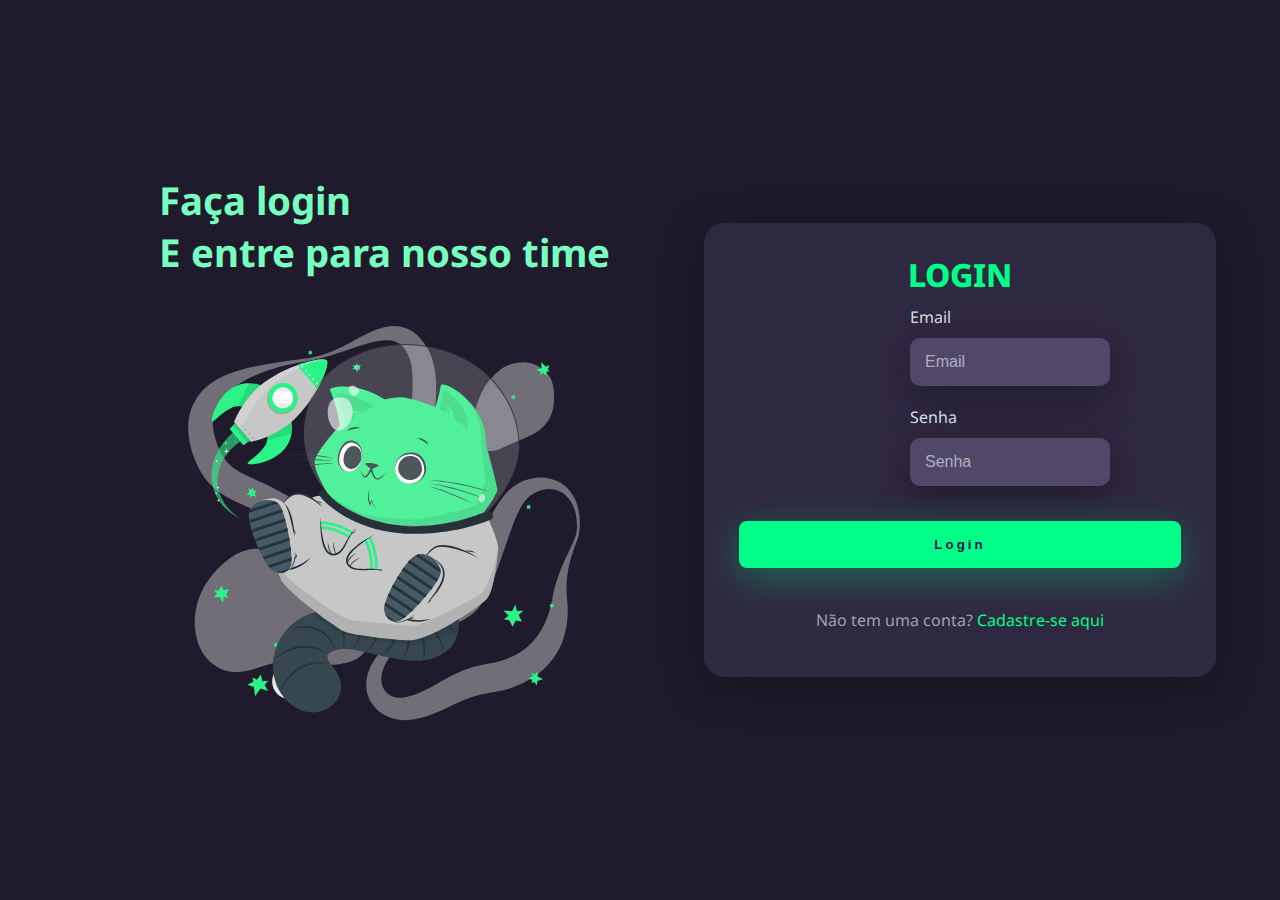
<file: desafio_site/index.html>
<!DOCTYPE html>
<html lang="en">
<head>
    <meta charset="UTF-8">
    <meta http-equiv="X-UA-Compatible" content="IE=edge">
    <meta name="viewport" content="width=device-width, initial-scale=1.0">
    <link rel="stylesheet" href="style.css">
    <title>Login</title>
</head>
<body>
    <div class="main-login">
        <div class="left-login">
            <h1>Faça login<br> E entre para nosso time</h1>
            <img src="./img/catastronauta.svg" class="left-login-image" alt="Cat Astronauta animação">
        </div>
        <div class="card-login">
            <h1>LOGIN</h1>
            <div class="textfield">
                <label for="usuario">Email</label>
                <input type="text" id="login" name="usuario"  placeholder="Email" required>
            </div>
            <div class="textfield">
                <label for="senha">Senha</label>
                <input type="password" id="senha"  placeholder="Senha" required>
            </div>
            <button class="btn-login" value="enviar" id="logar" >Login</button>
            <p class="criar">Não tem uma conta? <a href="cadastro.html" class="cadastre-se">Cadastre-se aqui</a></p>
        </div>
    </div>
    <script src="index.js"></script>
</body>
</html>
</file>
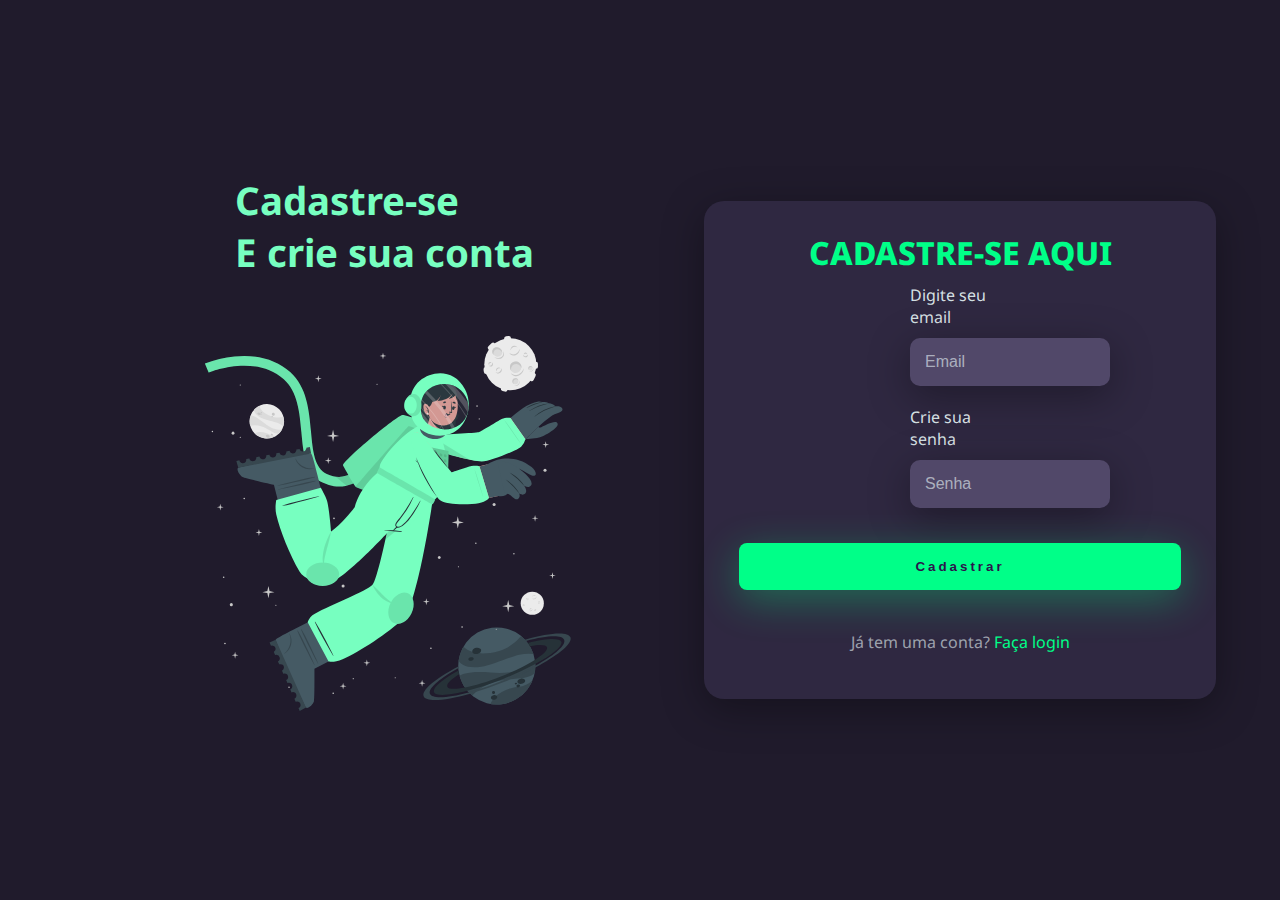
<file: desafio_site/cadastro.html>
<!DOCTYPE html>
<html lang="en">
<head>
    <meta charset="UTF-8">
    <meta http-equiv="X-UA-Compatible" content="IE=edge">
    <meta name="viewport" content="width=device-width, initial-scale=1.0">
    <link rel="stylesheet" href="cadastro.css">
    <title>Login</title>
</head>
<body>
    <div class="main-login">
        <div class="left-login">
            <h1>Cadastre-se<br> E crie sua conta</h1>
            <img src="./img/astronaut.svg" class="left-login-image" alt="Astronauta animação">
        </div>
        <div class="card-login">
            <h1>CADASTRE-SE AQUI</h1>
            <div class="textfield">
                <label for="usuario">Digite seu email</label>
                <input type="text" id="login" name="usuario"  placeholder="Email" required>
            </div>
            <div class="textfield">
                <label for="senha">Crie sua senha</label>
                <input type="password" id="senha" name="senha"  placeholder="Senha" required>
            </div>
            <button type="submit" class="btn-login" id="cadastro" src="tabela.js" >Cadastrar</button>
            <p class="criar">Já tem uma conta? <a href="index.html" class="faça-login">Faça login</a></p>
           

        </div>
    </div>
    
    <script src="cadastro.js"></script>
</body>
</html>
</file>
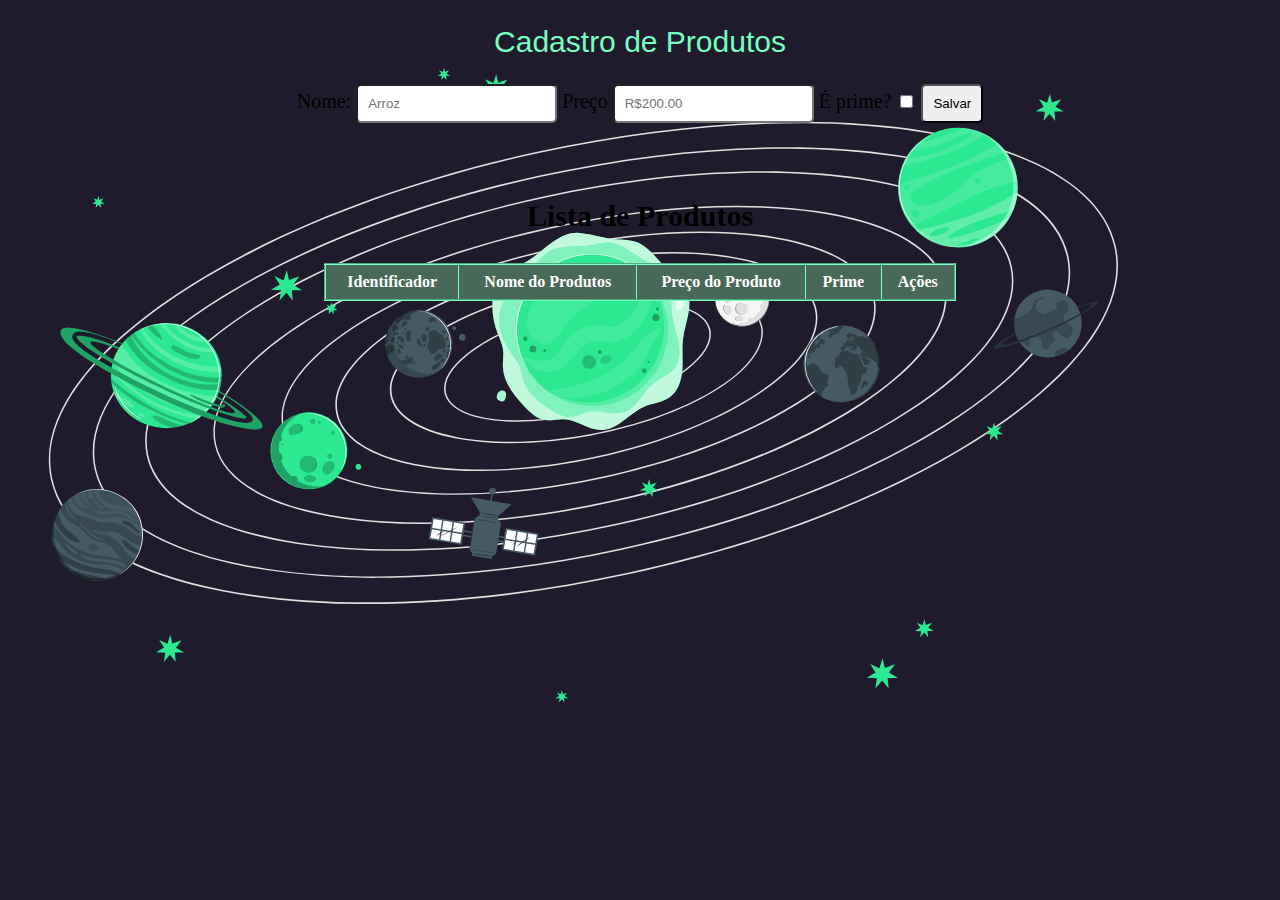
<file: desafio_site/tabela.html>
<!DOCTYPE html>
<html lang="pt-br">

<head>
    <meta charset="UTF-8">
    <meta http-equiv="X-UA-Compatible" content="IE=edge">
    <meta name="viewport" content="width=device-width, initial-scale=1.0">
    <title>Tabela</title>
    <link rel="stylesheet" href="tabela.css" />
</head>
 
<body class="card-cadastro">
   
     <!-- <div class="card-cadastro"></div> -->
    <h2>Cadastro de Produtos</h2>
</div>
   
        <form id="infos-prod">
            <label for="name">Nome: </label>
            <input type="text" id="nome" name="nome" placeholder="Arroz" required />

            <label for="preco">Preço</label>
            <input type="number" id="preco" name="preco" placeholder="R$200.00" required />
        
            <label for="prime">É prime?</label>
            <input type="checkbox" name="prime" id="prime">
            <input type="hidden" name="idx" id="idx" value="novo"> 
            
            <input type="submit" value="Salvar">
        </form>

        <div id="msg-erro"></div>
    

    <br><br>
    <div>
        <table border="2">
            <caption>
                <h3>Lista de Produtos</h3>
            </caption>

            <thead>
                <tr>
                    <th>Identificador</th>
                    <th>Nome do Produtos</th>
                    <th>Preço do Produto</th>
                    <th>Prime</th>
                    <th>Ações</th>
                </tr>
            </thead>

            <tbody id="tbody"></tbody>
        </table>
    </div>
    <script src="index.js"></script>
   
    
</body>

</html>
</file>
<file: desafio_site/style.css>
@import url('https://fonts.googleapis.com/css2?family=Noto+Sans&display=swap');

body{
    margin: 0;
    font-family: 'Noto Sans', sans-serif;
}

body * {
    box-sizing: border-box;
}

.main-login{
    width: 100vw;
    height: 100vh;
    background: #201b2c;
    display: flex;
    justify-content: center;
    align-items: center;
}

.left-login{
    width: 50vw;
    height: 100vh;
    display: flex;
    justify-content: center;
    align-items: center;
    flex-direction: column;
}

.left-login > h1 {
    font-size: 3vw;
    color: #77ffc0;
    font-family: Noto Sans;
}

.left-login-image{
    width: 35vw;
}

.right-login{
    width: 50vw;
    height: 100vh;
    display: flex;
    justify-content: center;
    align-items: center;
}

.card-login{
    width: 40%;
    display: flex;
    justify-content: center;
    align-items: center;
    flex-direction: column;
    padding: 30px 35px;
    background: #2f2841;
    border-radius: 20px;
    box-shadow: 0px 10px 40px #00000056;
}

.card-login > h1 {
    color: #00ff88;
    font-weight: 800;
    margin: 0;
}

.textfield{
    width: 100px;
    display: flex;
    flex-direction: column;
    align-items: flex-start;
    justify-content: center;
    margin: 10px 0px;
}


.textfield > input{
    width: 200%;
    border: none;
    border-radius: 10px;
    padding: 15px;
    background: #514869;
    color: #f0ffffde;
    font-size: 12pt;
    box-shadow: 0px 10px 40px #00000056;
    outline: none;
    box-sizing: border-box;
}


.textfield > label{
    color: #f0ffffde;
    margin-bottom: 10px;
}

.textfield > input::placeholder{
    color: #f0ffff94;
}

.btn-login{
    width: 100%;
    padding: 16px 0px;
    margin: 25px;
    border: none;
    border-radius: 8px;
    outline: none;
    text-decoration: uppercase;
    font-weight: 800;
    letter-spacing: 3px;
    color: #2b134b;
    background: #00ff88;
    cursor: pointer;
    box-shadow: 0px 10px 40px 0px #00ff8052;
}

.criar{
    color: #f0ffff94;
}

.cadastre-se{
    text-decoration: none;
    font-weight: 100%;
    color: #00ff88;
    cursor: pointer;
}
.btn-login:hover {
    box-shadow: 0px 10px 40px 15px #00ff8052;
    transition: 1.0s
}

@media only screen and (max-width: 950px){
    .card-login{
        width: 85%;
    }
}

@media only screen and (max-width: 600px){
    .main-login{
        flex-direction: column;
    }
    .left-login > h1{
        display: none;
    }
    .left-login{
        width: 100%;
        height: auto;
    }
    .right-login{
        width: 100%;
        height: auto;
    }

    .card-login{
        width: 90;
    }
}
</file>
<file: desafio_site/cadastro.css>
@import url('https://fonts.googleapis.com/css2?family=Noto+Sans&display=swap');

body{
    margin: 0;
    font-family: 'Noto Sans', sans-serif;
}

body * {
    box-sizing: border-box;
}

.main-login{
    width: 100vw;
    height: 100vh;
    background: #201b2c;
    display: flex;
    justify-content: center;
    align-items: center;
}

.left-login{
    width: 50vw;
    height: 100vh;
    display: flex;
    justify-content: center;
    align-items: center;
    flex-direction: column;
}

.left-login > h1 {
    font-size: 3vw;
    color: #77ffc0;
    font-family: Noto Sans;
}

.left-login-image{
    width: 35vw;
}

.right-login{
    width: 50vw;
    height: 100vh;
    display: flex;
    justify-content: center;
    align-items: center;
}

.card-login{
    width: 40%;
    display: flex;
    justify-content: center;
    align-items: center;
    flex-direction: column;
    padding: 30px 35px;
    background: #2f2841;
    border-radius: 20px;
    box-shadow: 0px 10px 40px #00000056;
}

.card-login > h1 {
    color: #00ff88;
    font-weight: 800;
    margin: 0;
}

.textfield{
    width: 100px;
    display: flex;
    flex-direction: column;
    align-items: flex-start;
    justify-content: center;
    margin: 10px 0px;
}


.textfield > input{
    width: 200%;
    border: none;
    border-radius: 10px;
    padding: 15px;
    background: #514869;
    color: #f0ffffde;
    font-size: 12pt;
    box-shadow: 0px 10px 40px #00000056;
    outline: none;
    box-sizing: border-box;
}


.textfield > label{
    color: #f0ffffde;
    margin-bottom: 10px;
}

.textfield > input::placeholder{
    color: #f0ffff94;
}

.btn-login{
    width: 100%;
    padding: 16px 0px;
    margin: 25px;
    border: none;
    border-radius: 8px;
    outline: none;
    text-decoration: uppercase;
    font-weight: 800;
    letter-spacing: 3px;
    color: #2b134b;
    background: #00ff88;
    cursor: pointer;
    box-shadow: 0px 10px 40px 0px #00ff8052;
}

/* .logar-agora{ 
    color: #f0ffff94;
}
*/
.faça-login{
    text-decoration: none;
    font-weight: 100%;
    color: #00ff88;
    cursor: pointer;
}

.criar{
    color: #f0ffff94;
}

.btn-login:hover {
    box-shadow: 0px 10px 40px 15px #00ff8052;
    transition: 1.0s
}

@media only screen and (max-width: 950px){
    .card-login{
        width: 85%;
    }
}

@media only screen and (max-width: 600px){
    .main-login{
        flex-direction: column;
    }
    .left-login > h1{
        display: none;
    }
    .left-login{
        width: 100%;
        height: auto;
    }
    .right-login{
        width: 100%;
        height: auto;
    }

    .card-login{
        width: 90;
    }
}
</file>
<file: desafio_site/tabela.css>
body {
    text-align: center;
    font-size: 20px;
    background-color: #201b2c;
    background-image: url("./img/solar-system.svg");
    background-repeat: no-repeat;
    background-size: 90%;
}

h2 {
    font-family: Impact, Haettenschweiler, 'Arial Narrow Bold', sans-serif;
    font-weight: 100;
    color: #77ffc0;;
}

th {
    color: white;
}

tr {
    font-size: medium;
    color: white;
}

table {
    margin: auto;
    border-collapse: collapse;
    background-color: #48695a;
    padding: 8px 10px;
    width: 50%;
    border-color: #77ffc0;

}

table td,
table th {
    padding: 8px 10px;
}



input {
    padding: 10px;
    border-radius: 5px;
}
h3{
    font-size: 30px;
}

.card-tabela{
    width: 40%;
    display: flex;
    justify-content: center;
    align-items: center;
    flex-direction: column;
    padding: 30px 35px;
    background: transparent;
    border-color:#00000056; ;
    border-radius: 20px;
    box-shadow: 0px 10px 80px #00000056;
    margin-left: 400px;
}
</file>
